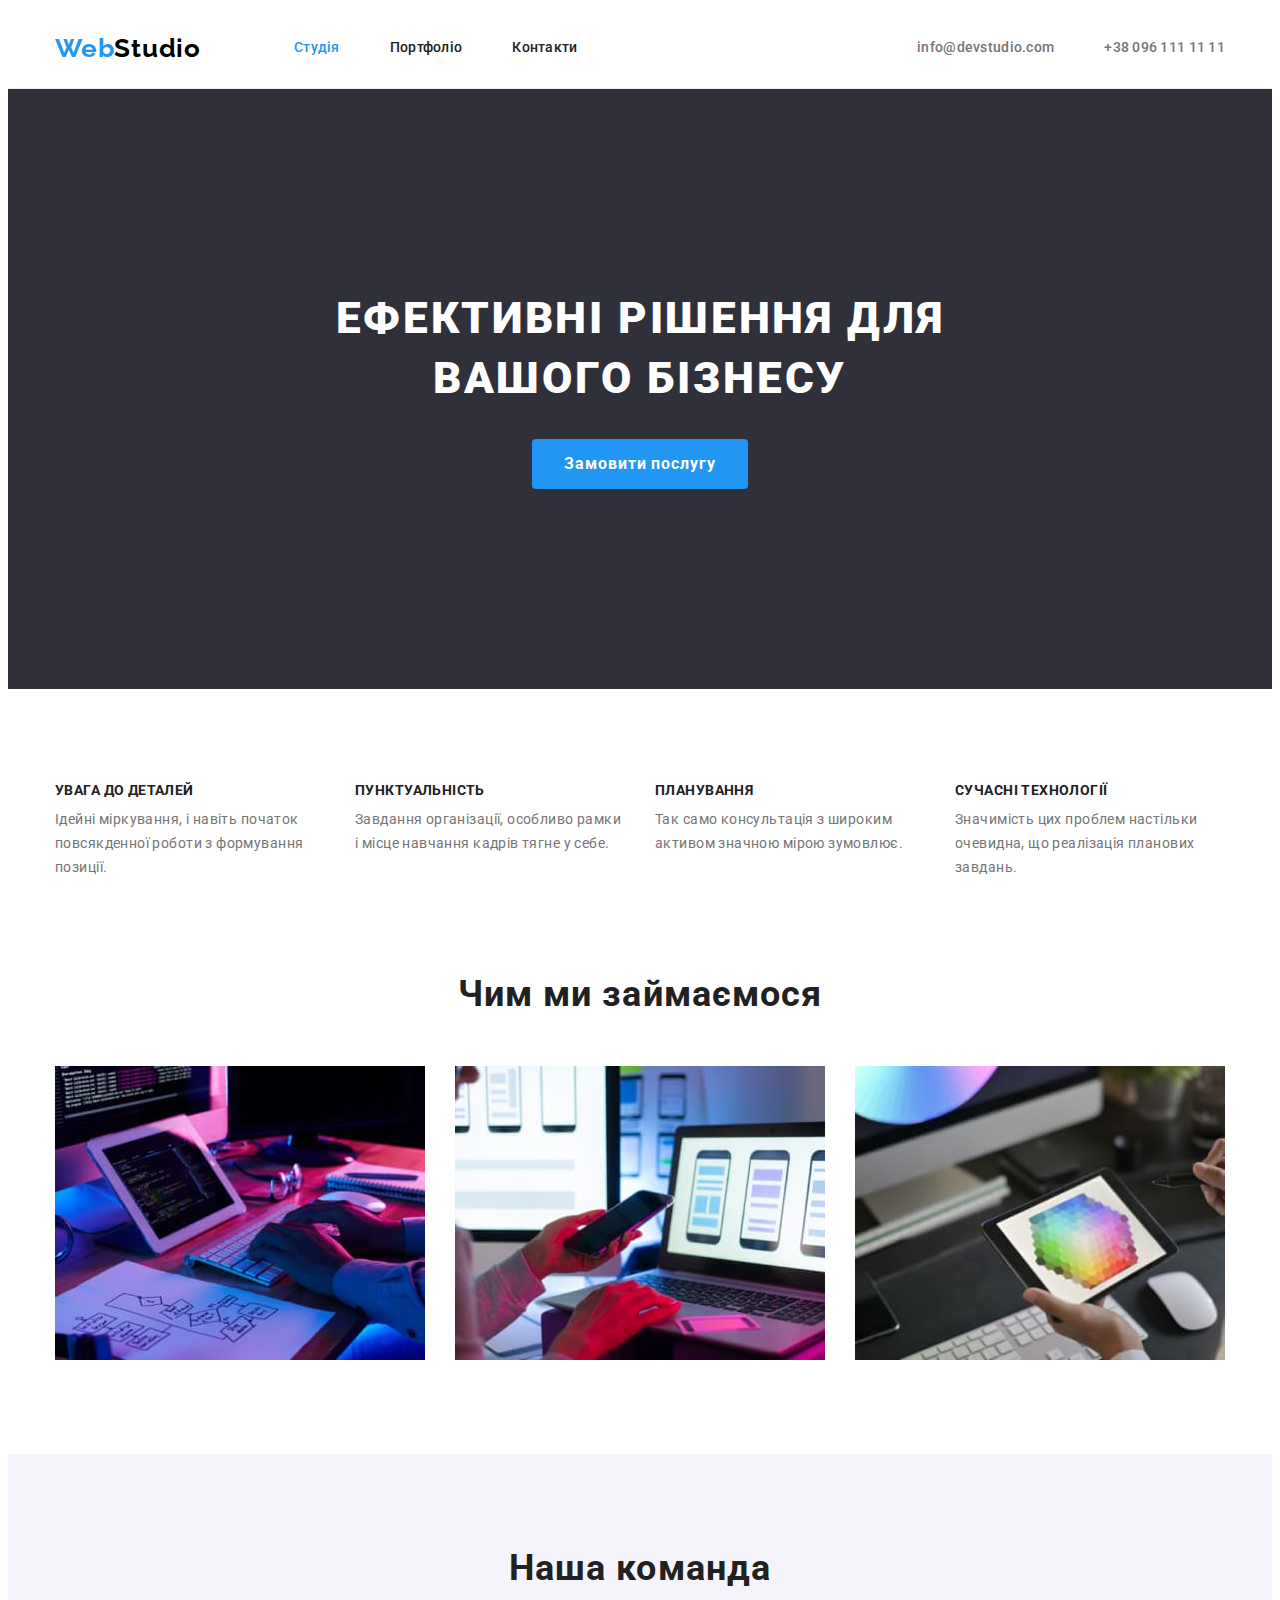
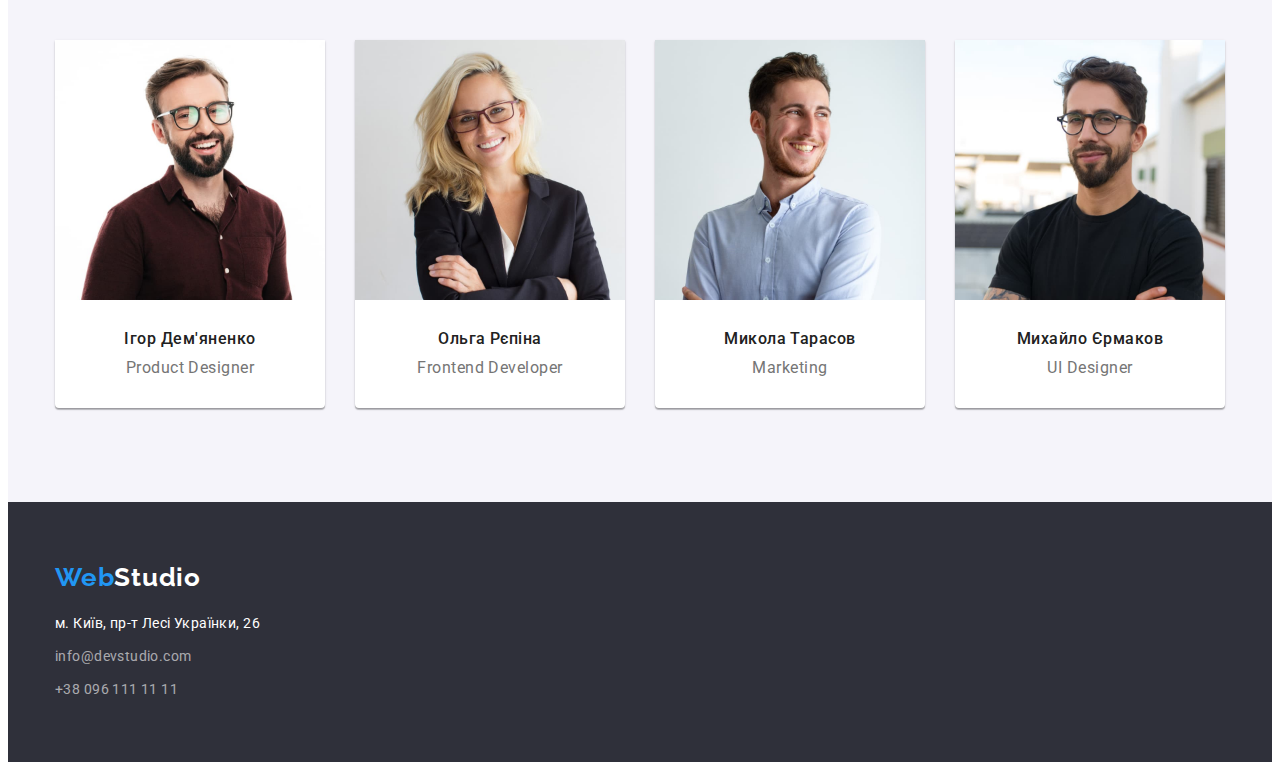
<file: index.html>
<!DOCTYPE html>
<html lang="uk">
  <head>
    <meta charset="UTF-8" />
    <meta http-equiv="X-UA-Compatible" content="IE=edge" />
    <meta name="viewport" content="width=device-width, initial-scale=1.0" />
    <link rel="preconnect" href="https://fonts.googleapis.com" />
    <link rel="preconnect" href="https://fonts.gstatic.com" crossorigin />
    <link
      href="https://fonts.googleapis.com/css2?family=Raleway:wght@700&family=Roboto:wght@400;500;700;900&display=swap"
      rel="stylesheet"
    />
    <link
      rel="stylesheet"
      href="https://cdnjs.cloudflare.com/ajax/libs/modern-normalize/1.1.0/modern-normalize.min.css"
      integrity="sha512-wpPYUAdjBVSE4KJnH1VR1HeZfpl1ub8YT/NKx4PuQ5NmX2tKuGu6U/JRp5y+Y8XG2tV+wKQpNHVUX03MfMFn9Q=="
      crossorigin="anonymous"
      referrerpolicy="no-referrer"
    />
    <link rel="stylesheet" href="./css/styles.css" />
    <title>Webstudio</title>
  </head>
  <body>

<!-- ----------------------Header---------------------- -->

    <header class="page-header">
      <div class="container header">
        <a href="./index.html" class="logo"
          ><span class="logo-web">Web</span><span class="logo-studio">Studio</span>
        </a>
        <nav class="nav-header">
          <ul class="list-nav">
            <li class="item-nav"><a class="link-nav activ" href="./index.html"> Студія</a></li>
            <li class="item-nav"><a class="link-nav" href="./portfolio.html">Портфоліо</a></li>
            <li class="item-nav"><a class="link-nav" href="#">Контакти</a></li>
          </ul>
        </nav>

        <ul class="contacts-nav-list">
          <li class="contacts-nav-item">
            <a class="link-nav-contacts" href="mailto:info@devstudio.com">info@devstudio.com</a>
          </li>
          <li class="contacts-nav-item">
            <a class="link-nav-contacts" href="tel:+380961111111">+38 096 111 11 11</a>
          </li>
        </ul>
      </div>
    </header>
    <main>

<!-- ----------------------Hero---------------------- -->

      <section class="hero">
        <div class="container hero-main">
          <h1 class="hero-title">
            Ефективні рішення для<br />
            вашого бізнесу
          </h1>
          <button class="btn-hero" title="button">Замовити послугу</button>
        </div>
      </section>

<!-- ----------------------Наші цінності---------------------- -->
      
      <section class="section">
        <div class="container feature-main">
          <h2 class="hide">Наші цінності</h2>
          <ul class="feature-list">
            <li class="feature-item">
              <h3 class="feature-title">Увага до деталей</h3>
              <p class="feature-text">
                Ідейні міркування, і навіть початок повсякденної роботи з формування позиції.
              </p>
            </li>
            <li class="feature-item">
              <h3 class="feature-title">Пунктуальність</h3>
              <p class="feature-text">
                Завдання організації, особливо рамки і місце навчання кадрів тягне у себе.
              </p>
            </li>
            <li class="feature-item">
              <h3 class="feature-title">Планування</h3>
              <p class="feature-text">
                Так само консультація з широким активом значною мірою зумовлює.
              </p>
            </li>
            <li class="feature-item">
              <h3 class="feature-title">Сучасні технології</h3>
              <p class="feature-text">
                Значимість цих проблем настільки очевидна, що реалізація планових завдань.
              </p>
            </li>
          </ul>
        </div>
      </section>

<!-- ----------------------Чим ми займаємося---------------------- -->

      <section class="section work">
        <div class="container work-main">
          <h2 class="work-title">Чим ми займаємося</h2>
          <ul class="wort-list">
            <li class="work-item">
              <img src="./images/box1.jpg" width="370" height="294" alt="box1" />
            </li>
            <li class="work-item">
              <img src="./images/box2.jpg" width="370" height="294" alt="box2" />
            </li>
            <li class="work-item">
              <img src="./images/box3.jpg" width="370" height="294" alt="box3" />
            </li>
          </ul>
        </div>
      </section>

<!-- ----------------------Наша команда---------------------- -->

      <section class="section team">
        <div class="container team-main">
          <h2 class="team-title">Наша команда</h2>
          <ul class="team-list">
            <li class="team-item">
              <img src="./images/teamcard1.jpg" width="270" height="260" alt="Ігор Дем'яненко" />
              <div class="info">
                <h3 class="team-titleli">Ігор Дем'яненко</h3>
                <p class="team-text">Product Designer</p>
              </div>
            </li>
            <li class="team-item">
              <img src="./images/teamcard2.jpg" width="270" height="260" alt="Ольга Рєпіна" />
              <div class="info">
                <h3 class="team-titleli">Ольга Рєпіна</h3>
                <p class="team-text">Frontend Developer</p>
              </div>
            </li>
            <li class="team-item">
              <img src="./images/taemcard3.jpg" width="270" height="260" alt="Микола Тарасов" />
              <div class="info">
                <h3 class="team-titleli">Микола Тарасов</h3>
                <p class="team-text">Marketing</p>
              </div>
            </li>
            <li class="team-item">
              <img src="./images/taemcard4.jpg" width="270" height="260" alt="Михайло Єрмаков" />
              <div class="info">
                <h3 class="team-titleli">Михайло Єрмаков</h3>
                <p class="team-text">UI Designer</p>
              </div>
            </li>
          </ul>
        </div>
      </section>
    </main>

<!-- ----------------------Footer---------------------- -->

    <footer class="footer">
      <div class="container footer-contacts">
        <a href="./index.html" class="logo-footer"
          ><span class="logo-web">Web</span><span class="logo-studiofoot">Studio</span></a
        >
        <address class="address">
          <ul class="address-list">
            <li class="address-item">
              <a
                class="address-link-map"
                href="https://goo.gl/maps/E8yy6xj8DuFTFbU7A"
                target="_blank"
                rel="noopener noreferrer"
                >м. Київ, пр-т Лесі Українки, 26</a
              >
            </li>
            <li>
              <a href="mailto:info@devstudio.com" class="address-link-contakts"
                >info@devstudio.com</a
              >
            </li>
            <li><a href="tel:+380961111111" class="address-link-contakts">+38 096 111 11 11</a></li>
          </ul>
        </address>
      </div>
    </footer>
  </body>
</html>
</file>
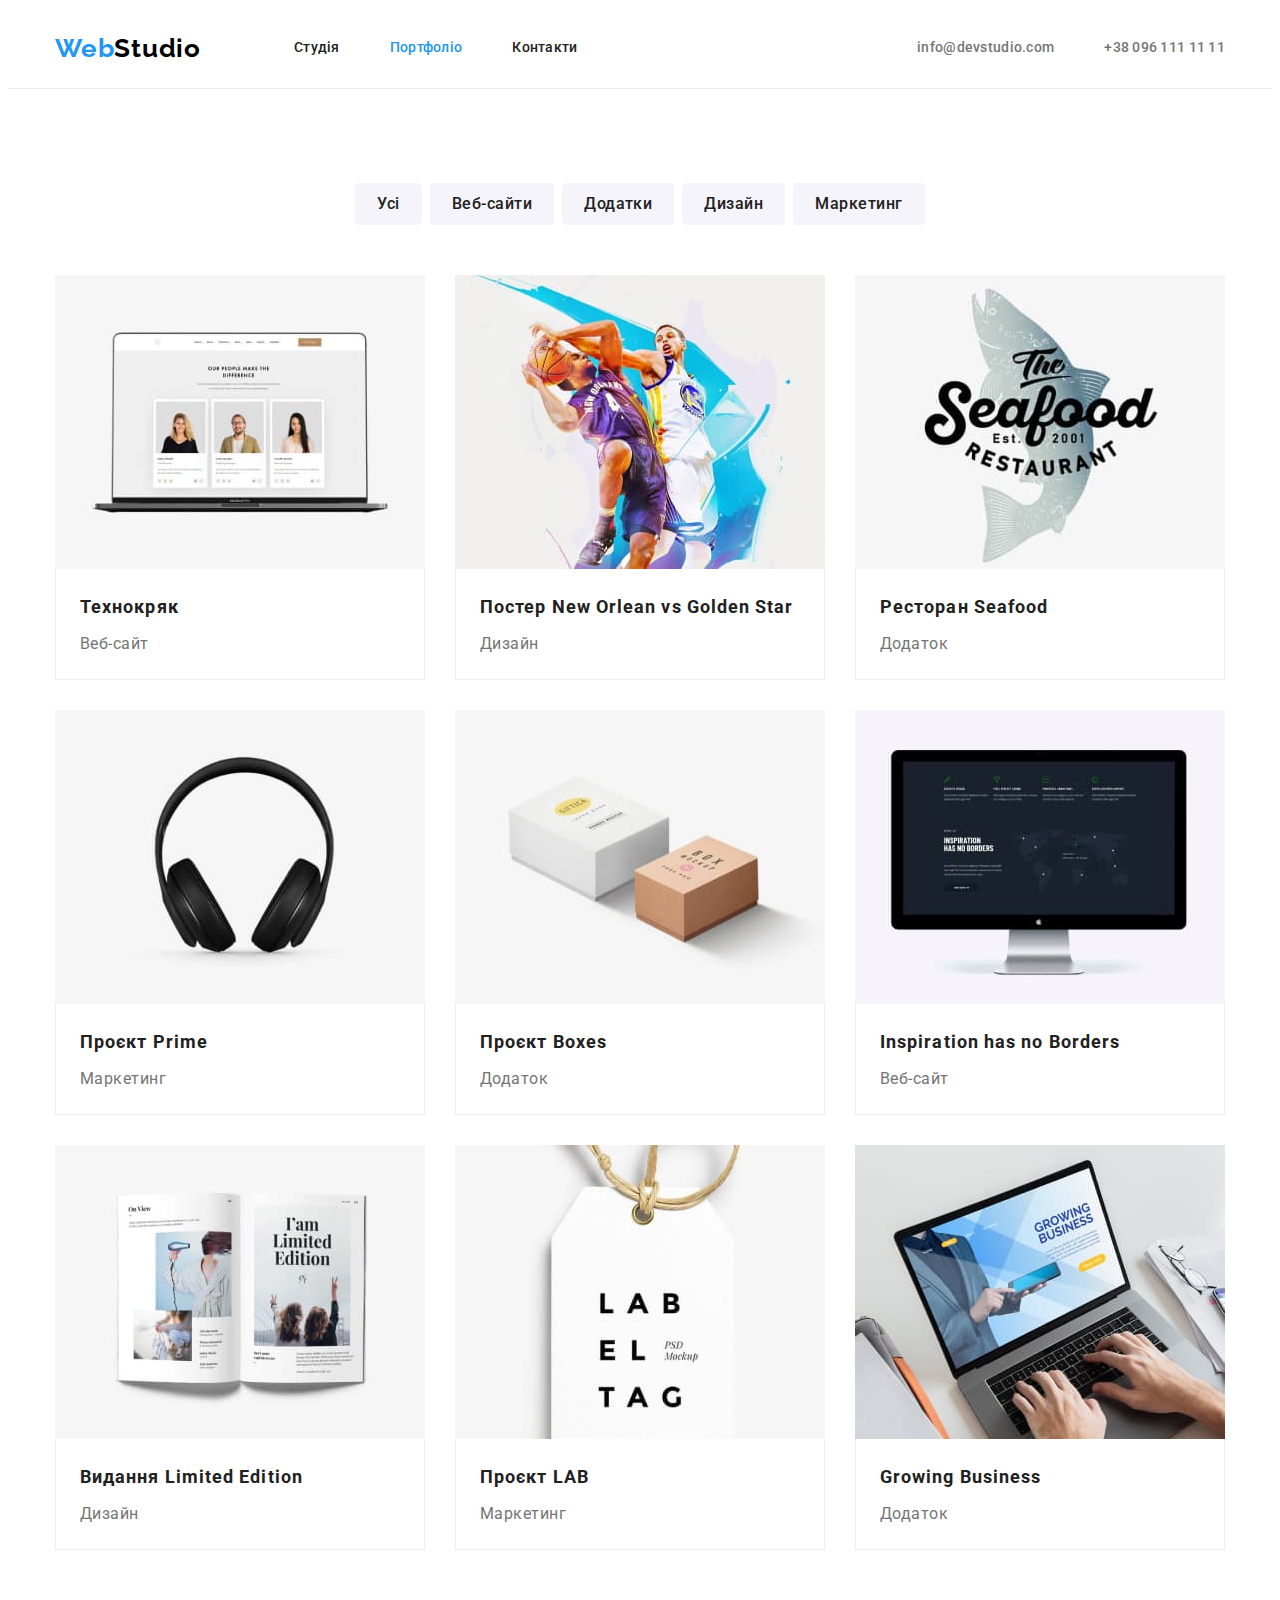
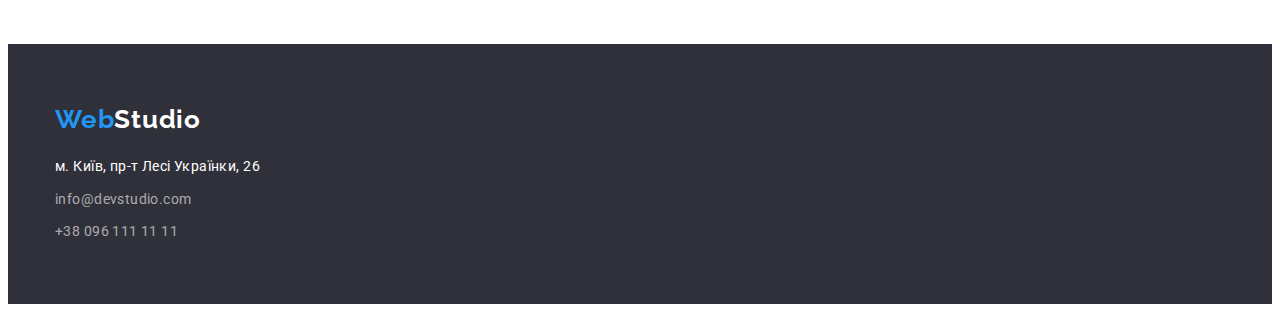
<file: portfolio.html>
<!DOCTYPE html>
<html lang="uk">
  <head>
    <meta charset="UTF-8" />
    <meta http-equiv="X-UA-Compatible" content="IE=edge" />
    <meta name="viewport" content="width=device-width, initial-scale=1.0" />
    <link rel="preconnect" href="https://fonts.googleapis.com" />
    <link rel="preconnect" href="https://fonts.gstatic.com" crossorigin />
    <link
      href="https://fonts.googleapis.com/css2?family=Raleway:wght@700&family=Roboto:wght@400;500;700;900&display=swap"
      rel="stylesheet"
    />
    <link rel="stylesheet" href="./css/styles.css" />
    <title>Webstudio</title>
  </head>
  <body>

<!-- ----------------------Header---------------------- -->

    <header class="page-header">
      <div class="container header">
        <a href="./index.html" class="logo"
          ><span class="logo-web">Web</span><span class="logo-studio">Studio</span>
        </a>
        <nav class="nav-header">
          <ul class="list-nav">
            <li class="item-nav"><a class="link-nav" href="./index.html">Студія</a></li>
            <li class="item-nav"><a class="link-nav activ" href="./portfolio.html">Портфоліо</a></li>
            <li class="item-nav"><a class="link-nav" href="#">Контакти</a></li>
          </ul>
        </nav>

        <ul class="contacts-nav-list">
          <li class="contacts-nav-item">
            <a class="link-nav-contacts" href="mailto:info@devstudio.com">info@devstudio.com</a>
          </li>
          <li class="contacts-nav-item">
            <a class="link-nav-contacts" href="tel:+380961111111">+38 096 111 11 11</a>
          </li>
        </ul>
      </div>
    </header>
    <main>

<!-- ----------------------Фільтр---------------------- -->

      <section class="section portfolio">
        <div class="container project">
          <h1 class="hide">Виконанні замовлення</h1>
          <ul class="portfolio-list">
            <li class="portfolio-item">
              <button class="btn-portfolio" type="button">Усі</button>
            </li>
            <li class="portfolio-item">
              <button class="btn-portfolio" type="button">Веб-сайти</button>
            </li>
            <li class="portfolio-item">
              <button class="btn-portfolio" type="button">Додатки</button>
            </li>
            <li class="portfolio-item">
              <button class="btn-portfolio" type="button">Дизайн</button>
            </li>
            <li class="portfolio-item">
              <button class="btn-portfolio" type="button">Маркетинг</button>
            </li>
          </ul>

<!-- ----------------------Виконанні проєкти---------------------- -->

          <ul class="project-list">
            <li class="project-item">
              <a class="project-link" href="#" target="_blank" rel="noopener noreferrer">
                <img src="./images/project1.jpg" width="370" height="294" alt="project1" />
                <div class="info-portfolio">
                  <h3 class="project-title">Технокряк</h3>
                  <p class="project-text">Веб-сайт</p>
                </div>
              </a>
            </li>
            <li class="project-item">
              <a class="project-link" href="#" target="_blank" rel="noopener noreferrer">
                <img src="./images/project2.jpg" width="370" height="294" alt="project2" />
                <div class="info-portfolio">
                  <h3 class="project-title">Постер New Orlean vs Golden Star</h3>
                  <p class="project-text">Дизайн</p>
                </div>
              </a>
            </li>
            <li class="project-item">
              <a class="project-link" href="#" target="_blank" rel="noopener noreferrer">
                <img src="./images/project3.jpg" width="370" height="294" alt="project3" />
                <div class="info-portfolio">
                  <h3 class="project-title">Ресторан Seafood</h3>
                  <p class="project-text">Додаток</p>
                </div>
              </a>
            </li>
            <li class="project-item">
              <a class="project-link" href="#" target="_blank" rel="noopener noreferrer">
                <img src="./images/project4.jpg" width="370" height="294" alt="project4" />
                <div class="info-portfolio">
                  <h3 class="project-title">Проєкт Prime</h3>
                  <p class="project-text">Маркетинг</p>
                </div>
              </a>
            </li>
            <li class="project-item">
              <a class="project-link" href="#" target="_blank" rel="noopener noreferrer">
                <img src="./images/project5.jpg" width="370" height="294" alt="project5" />
                <div class="info-portfolio">
                  <h3 class="project-title">Проєкт Boxes</h3>
                  <p class="project-text">Додаток</p>
                </div>
              </a>
            </li>
            <li class="project-item">
              <a class="project-link" href="#" target="_blank" rel="noopener noreferrer">
                <img src="./images/project6.jpg" width="370" height="294" alt="project16" />
                <div class="info-portfolio">
                  <h3 class="project-title">Inspiration has no Borders</h3>
                  <p class="project-text">Веб-сайт</p>
                </div>
              </a>
            </li>
            <li class="project-item">
              <a class="project-link" href="#" target="_blank" rel="noopener noreferrer">
                <img src="./images/project7.jpg" width="370" height="294" alt="project17" />
                <div class="info-portfolio">
                  <h3 class="project-title">Видання Limited Edition</h3>
                  <p class="project-text">Дизайн</p>
                </div>
              </a>
            </li>
            <li class="project-item">
              <a class="project-link" href="#" target="_blank" rel="noopener noreferrer">
                <img src="./images/project8.jpg" width="370" height="294" alt="project18" />
                <div class="info-portfolio">
                  <h3 class="project-title">Проєкт LAB</h3>
                  <p class="project-text">Маркетинг</p>
                </div>
              </a>
            </li>
            <li class="project-item">
              <a class="project-link" href="#" target="_blank" rel="noopener noreferrer">
                <img src="./images/project9.jpg" width="370" height="294" alt="project9" />
                <div class="info-portfolio">
                  <h3 class="project-title">Growing Business</h3>
                  <p class="project-text">Додаток</p>
                </div>
              </a>
            </li>
          </ul>
        </div>
      </section>
    </main>

<!-- ----------------------Footer---------------------- -->

    <footer class="footer">
      <div class="container footer-contacts">
        <a href="./index.html" class="logo-footer"
          ><span class="logo-web">Web</span><span class="logo-studiofoot">Studio</span></a>
        <address class="address">
          <ul class="address-list">
            <li class="address-item">
              <a
                class="address-link-map"
                href="https://goo.gl/maps/E8yy6xj8DuFTFbU7A"
                target="_blank"
                rel="noopener noreferrer"
                >м. Київ, пр-т Лесі Українки, 26</a>
            </li>
            <li>
              <a href="mailto:info@devstudio.com" class="address-link-contakts"
                >info@devstudio.com</a>
            </li>
            <li><a href="tel:+380961111111" class="address-link-contakts">+38 096 111 11 11</a></li>
          </ul>
        </address>
      </div>
    </footer>
  </body>
</html>
</file>
<file: css/styles.css>
:root {
    --text-color-linknav: #212121;
    --text-color-contactnav: #757575;
    --selection-color: #2196F3;
    --font-color-header: #FFFFFF;
    --fons-color-hero: #2F303A;
    --fons-color-footer: #2F303A;
    --text-color-titles: #212121;
    --text-color-titleli: #212121;
    --text-color-paragraphli: #757575;
    --color-btn-pornfolio : #F5F4FA;
}

h1,
h2,
h3,
h4,
h5,
h6,
p {
    margin: 0;
}

body {
    font-family: 'Roboto', sans-serif;
    font-style: normal;
    color: #212121;     
}

ul {
    list-style-type: none;
    margin: 0;
    padding: 0;
}

a {
    text-decoration: none;    
}

img {
    display: block;
}

.container {
    width: 1200px;
    padding-left: 15px;
    padding-right: 15px;
    margin: 0 auto;
    box-sizing: border-box;
    /* outline: 2px solid red; */
}


/* --------------------header html---------------------- */

.page-header {
    background-color: var(--font-color-header);
    border-bottom: 1px solid #ECECEC;
}

.container.header {
    display: flex;
    align-items: center;
}

.logo {
    font-family: 'Raleway', sans-serif;
    font-weight: 700;
    font-size: 26px;
    line-height: 1.19;
    letter-spacing: 0.03em;
    color: #2196F3;
    text-decoration: none;
    cursor: pointer; 
    margin-right: 93px;
    
}

.logo-studio {
    font-family: 'Raleway', sans-serif;
    font-weight: 700;
    font-size: 26px;
    line-height: 1.19;
    letter-spacing: 0.03em;
    color: #000000;
}

.list-nav {
    display: flex;
    gap: 50px;
}

.item-nav.link-nav:active {
    color: red;
}

.link-nav {   
    font-weight: 500;
    font-size: 14px;
    line-height: 1.14;
    letter-spacing: 0.02em;
    text-decoration: none;
    cursor: pointer;
    color: var(--text-color-linknav);  
}

.link-nav {
    display: block;
    padding-top: 32px;
    padding-bottom: 32px;
}

.link-nav:hover, 
.link-nav:focus {
    color: var(--selection-color);
}

.list-nav .link-nav.activ {
    color: var(--selection-color);   
}

.contacts-nav-list {
    display: flex;    
    gap: 50px;
    margin-left: auto;
}

.link-nav-contacts {
    font-weight: 500;
    font-size: 14px;
    line-height: 1.14;
    letter-spacing: 0.02em;
    text-decoration: none;
    cursor: pointer;
    color: var(--text-color-contactnav);
}

.link-nav-contacts {
    display: block;
    padding-top: 32px;
    padding-bottom: 32px;
}


.link-nav-contacts:hover,
.link-nav-contacts:focus {
    color: var(--selection-color);
}


/* --------------------main html---------------------- */

/* ----------------------Hero---------------------- */

.hero {
    background-color: var(--fons-color-hero); 
    padding: 200px 0px; 
}

.hero-title {
    font-weight: 900;
    font-size: 44px;
    line-height: 1.36;
    text-align: center;
    letter-spacing: 0.06em;
    text-transform: uppercase;
    color: #FFFFFF; 
    margin-bottom: 30px;
}

.btn-hero {
    background: #2196F3;
    /* box-shadow: 0px 4px 4px rgba(0, 0, 0, 0.15); */
    border-radius: 4px;
    border: transparent;
    font-family: 'Roboto', sans-serif;
    font-style: normal;
    font-weight: 700;
    font-size: 16px;
    line-height: 1.87;    
    letter-spacing: 0.06em;
    color: #FFFFFF;
    cursor: pointer;
    margin: 0 auto;
    display: block;
    padding: 10px 32px;    
}

/* --------------------наші цінності---------------------- */

.hide {
    border: 0;
    clip: rect(1px, 1px, 1px, 1px);
    -webkit-clip-path: inset(50%);
    clip-path: inset(50%);
    height: 1px;
    margin: -1px;
    overflow: hidden;
    padding: 0;
    position: absolute;
    width: 1px;
    word-wrap: normal !important;
}

.section {
    padding: 94px 0;
}

.feature-list {
    display: flex;
    gap: 30px;
}

.feature-item {
    width: 270px;
}

.feature-title {
    font-weight: 700;
    font-size: 14px;
    line-height: 1.14;
    letter-spacing: 0.03em;
    text-transform: uppercase;
    color: var(--text-color-titleli);
    margin-bottom: 10px;
}

.feature-text {
    font-weight: 400;
    font-size: 14px;
    line-height: 1.71;
    letter-spacing: 0.03em;
    color: var(--text-color-paragraphli); 
}


/* --------------------чим ми займаємося--------------------- */


.section.work {
    padding-top: 0;
}

.work-title {
    font-weight: 700;
    font-size: 36px;
    line-height: 1.16;
    text-align: center;
    letter-spacing: 0.03em;
    color: var(--text-color-titles);
    margin-bottom: 50px;
}

.wort-list {
    display: flex;
    gap: 30px;
}

.work-item {
    width: calc((100%-60px) / 3);
}


/* --------------------НАША КОМАНДА--------------------- */

.team {
    background-color: #F5F4FA;
}

.container.team-main {
    display: flex;
    flex-direction: column;
}

.team-title {
    font-weight: 700;
    font-size: 36px;
    line-height: 1.16;
    text-align: center;
    letter-spacing: 0.03em;
    color: var(--text-color-titles);
    margin-bottom: 50px;  
}

.team-list {
    display: flex;
    gap: 30px;
}

.team-item {
    background: #FFFFFF;
    box-shadow: 0px 1px 3px rgba(0, 0, 0, 0.12), 0px 1px 1px rgba(0, 0, 0, 0.14), 0px 2px 1px rgba(0, 0, 0, 0.2);
    border-radius: 0px 0px 4px 4px;
}

.team-item {
    width: calc((100%-90px) / 4);
}


.info {
    margin-top: 30px;
    margin-bottom: 30px;
}

.team-titleli {
    font-weight: 500;
    font-size: 16px;
    line-height: 1.18;
    text-align: center;
    letter-spacing: 0.03em;
    color: var(--text-color-titleli);
    margin-bottom: 10px;
}

.team-text {
    font-weight: 400;
    font-size: 16px;
    line-height: 1.18;
    text-align: center;
    letter-spacing: 0.03em;
    color: var(--text-color-paragraphli);
}


/* --------------------FOOTER--------------------- */

.footer {
    background-color: var(--fons-color-footer);
    padding: 60px 0;    
}

.footer-contacts {
    display: flex;
    flex-direction: column;
}

.logo-footer {
    font-family: 'Raleway', sans-serif;
    font-weight: 700;
    font-size: 26px;
    line-height: 1.19;
    letter-spacing: 0.03em;    
    color: #2196F3;    
    margin-bottom: 20px;
}

.logo-studiofoot {
    font-family: 'Raleway', sans-serif;
    font-weight: 700;
    font-size: 26px;
    line-height: 1.19;
    letter-spacing: 0.03em;    
    color: #FFFFFF;
}

.address-list {
    display: flex;
    flex-direction: column;
    gap: 9px;
}

.address-link-map:hover,
.address-link-map:focus {
    color: var(--selection-color);
} 

.address-link-contakts:hover,
.address-link-contakts:focus {
    color: var(--selection-color);
}

.address-link-map {
    font-style: normal;
    font-weight: 400;
    font-size: 14px;
    line-height: 1.71;
    letter-spacing: 0.03em;
    color: #FFFFFF;    
}

.address-link-contakts {
    font-style: normal;
    font-weight: 400;
    font-size: 14px;
    line-height: 1.71;    
    letter-spacing: 0.03em;    
    color: rgba(255, 255, 255, 0.6);
}

/* --------------------PORTFOLIO--------------------- */
/* --------------------MAIN PORTF--------------------- */

.container.project {
    display: flex;
    flex-direction: column;
}

.portfolio-list {
    display: flex;
    gap: 8px;
    justify-content: center;
    margin-bottom: 50px;
}

.btn-portfolio {
    color: var(--text-color-linknav);
    background-color: var(--color-btn-pornfolio); 
    border-radius: 4px;
    border: transparent;
    cursor: pointer;
    font-family: 'Roboto', sans-serif;
    font-style: normal;
    font-weight: 500;
    font-size: 16px;
    line-height: 1.875;    
    /* align-items: center; */
    text-align: center;
    letter-spacing: 0.03em;
    padding: 6px 22px;
}

.btn-portfolio:hover,
.btn-portfolio:focus {
    color: var(--font-color-header);
    background-color: var(--selection-color);
}

/* --------------------PROJECT--------------------- */

.project-list {
    display: flex;
    flex-wrap: wrap;
    gap: 30px; 
    justify-content: center;    
}

.project-item {
    width: calc((100% - 60px) / 3);    
}

.info-portfolio {
    display:block;    
    border: 1px solid #EEEEEE;
    border-top: none;
    padding: 20px 24px;
}


.project-title {
    font-weight: 700;
    font-size: 18px;
    line-height: 2;
    letter-spacing: 0.06em;    
    color: var(--text-color-titleli);
    margin-bottom: 4px;
}

.project-text {
    font-weight: 400;
    font-size: 16px;
    line-height: 1.87;   
    letter-spacing: 0.03em;    
    color: var(--text-color-paragraphli);   
}
</file>
